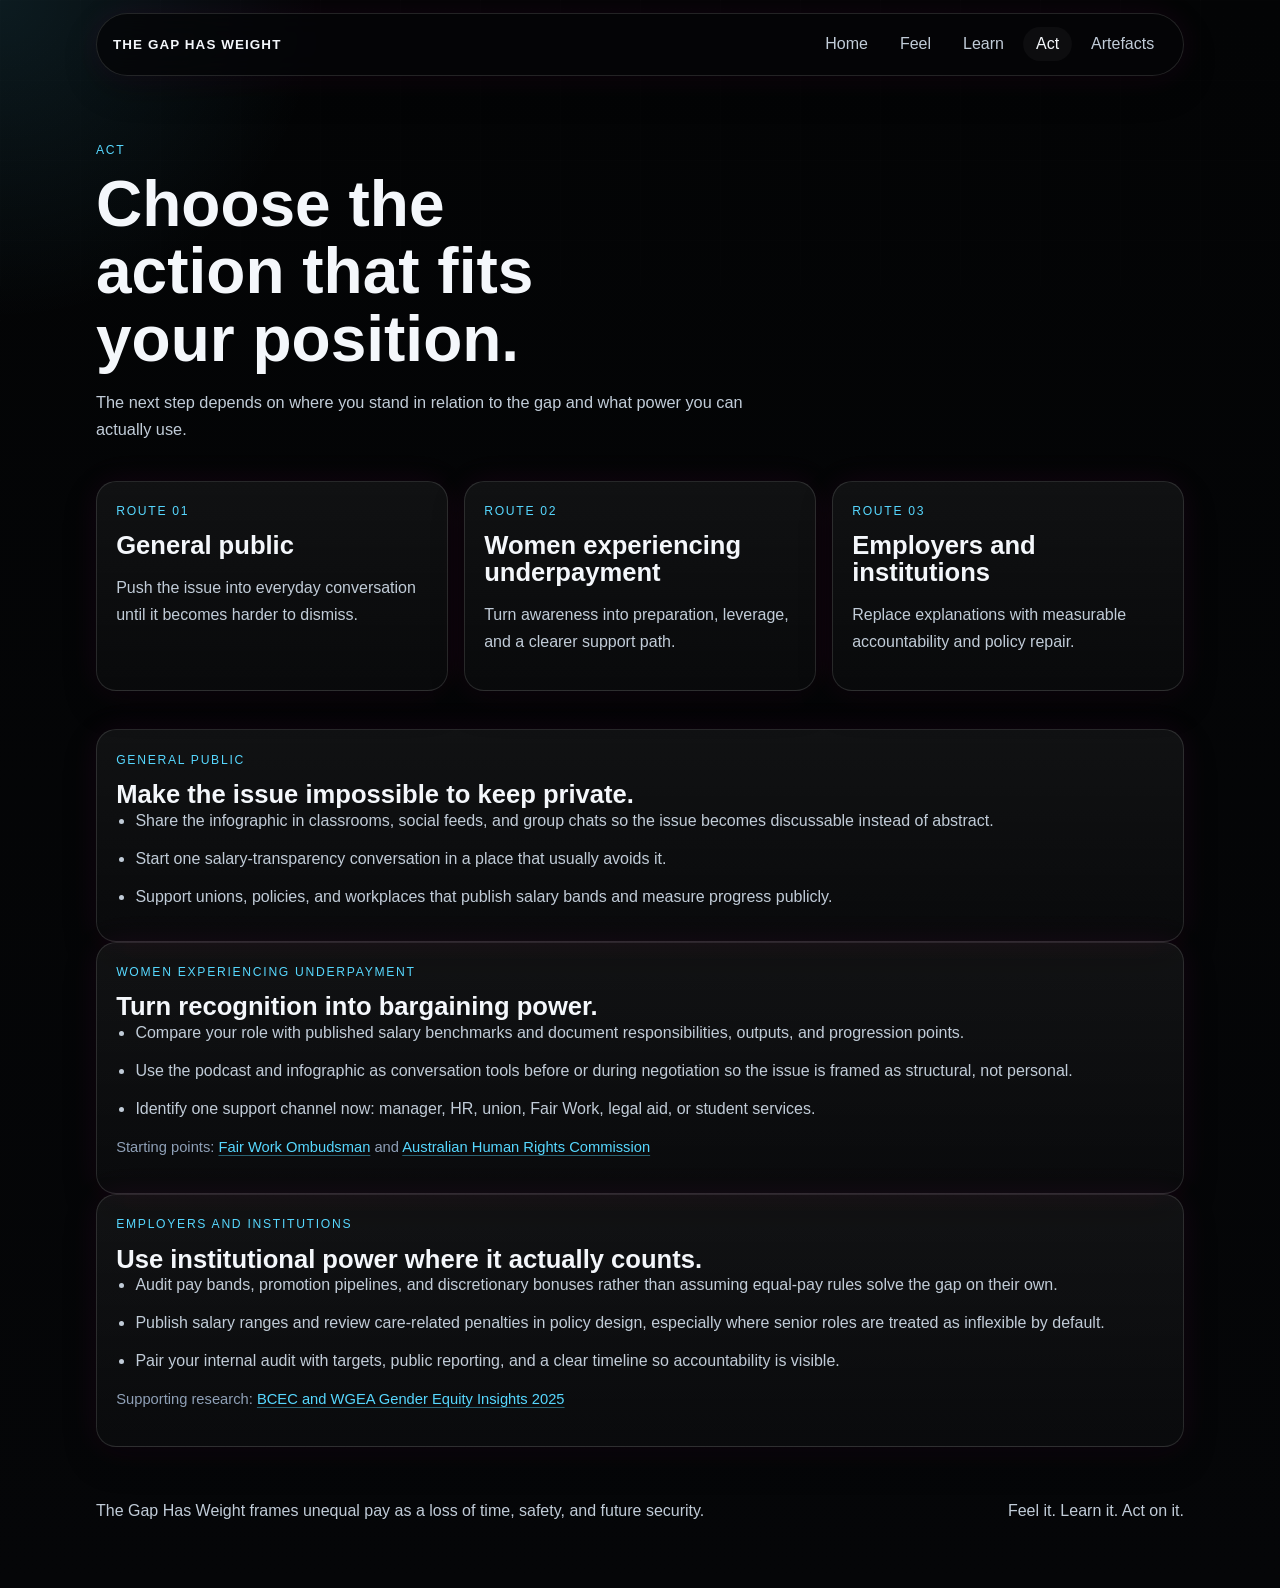
<file: public/act.html>
<!DOCTYPE html>
<html lang="en">
  <head>
    <meta charset="UTF-8" />
    <meta name="viewport" content="width=device-width, initial-scale=1.0" />
    <meta
      name="description"
      content="Find role-based actions for the general public, women experiencing underpayment, and institutions."
    />
    <title>The Gap Has Weight | Act</title>
    <link rel="preconnect" href="https://fonts.googleapis.com" />
    <link rel="preconnect" href="https://fonts.gstatic.com" crossorigin />
    <link
      href="https://fonts.googleapis.com/css2?family=Space+Grotesk:wght@400;500;700&family=Source+Serif+4:opsz,wght@8..60,400;8..60,600&display=swap"
      rel="stylesheet"
    />
    <link rel="stylesheet" href="styles.css" />
    <script src="script.js" defer></script>
  </head>
  <body data-page="act">
    <div class="site-shell">
      <header class="site-header">
        <a class="brand" href="index.html">The Gap Has Weight</a>
        <nav class="site-nav" aria-label="Primary">
          <a data-nav="home" href="index.html">Home</a>
          <a data-nav="feel" href="feel.html">Feel</a>
          <a data-nav="learn" href="learn.html">Learn</a>
          <a data-nav="act" href="act.html">Act</a>
          <a data-nav="artefacts" href="artefacts.html">Artefacts</a>
        </nav>
      </header>

    <main>
      <section class="subpage-hero fade-up">
        <p class="eyebrow">Act</p>
        <h1>Choose the action that fits your position.</h1>
        <p class="intro narrow-copy">
          The next step depends on where you stand in relation to the gap and what power you can actually use.
        </p>
      </section>

      <section class="route-grid section-block fade-up fade-delay-1">
        <a class="panel" href="#public">
          <p class="panel-label">Route 01</p>
          <h3>General public</h3>
          <p>Push the issue into everyday conversation until it becomes harder to dismiss.</p>
        </a>

        <a class="panel" href="#workers">
          <p class="panel-label">Route 02</p>
          <h3>Women experiencing underpayment</h3>
          <p>Turn awareness into preparation, leverage, and a clearer support path.</p>
        </a>

        <a class="panel" href="#institutions">
          <p class="panel-label">Route 03</p>
          <h3>Employers and institutions</h3>
          <p>Replace explanations with measurable accountability and policy repair.</p>
        </a>
      </section>

      <section class="section-stack fade-up fade-delay-2">
        <article id="public" class="panel">
          <p class="panel-label">General public</p>
          <h3>Make the issue impossible to keep private.</h3>
          <ul class="action-list">
            <li>Share the infographic in classrooms, social feeds, and group chats so the issue becomes discussable instead of abstract.</li>
            <li>Start one salary-transparency conversation in a place that usually avoids it.</li>
            <li>Support unions, policies, and workplaces that publish salary bands and measure progress publicly.</li>
          </ul>
        </article>

        <article id="workers" class="panel">
          <p class="panel-label">Women experiencing underpayment</p>
          <h3>Turn recognition into bargaining power.</h3>
          <ul class="action-list">
            <li>Compare your role with published salary benchmarks and document responsibilities, outputs, and progression points.</li>
            <li>Use the podcast and infographic as conversation tools before or during negotiation so the issue is framed as structural, not personal.</li>
            <li>Identify one support channel now: manager, HR, union, Fair Work, legal aid, or student services.</li>
          </ul>
          <p class="source-note">
            Starting points:
            <a href="https://www.fairwork.gov.au/pay-and-wages" target="_blank" rel="noreferrer">Fair Work Ombudsman</a>
            and
            <a href="https://humanrights.gov.au/know-your-rights/rights-of-individuals/workplace-rights" target="_blank" rel="noreferrer">Australian Human Rights Commission</a>
          </p>
        </article>

        <article id="institutions" class="panel">
          <p class="panel-label">Employers and institutions</p>
          <h3>Use institutional power where it actually counts.</h3>
          <ul class="action-list">
            <li>Audit pay bands, promotion pipelines, and discretionary bonuses rather than assuming equal-pay rules solve the gap on their own.</li>
            <li>Publish salary ranges and review care-related penalties in policy design, especially where senior roles are treated as inflexible by default.</li>
            <li>Pair your internal audit with targets, public reporting, and a clear timeline so accountability is visible.</li>
          </ul>
          <p class="source-note">
            Supporting research:
            <a href="https://www.wgea.gov.au/publications/gender-equity-insights-series" target="_blank" rel="noreferrer">BCEC and WGEA Gender Equity Insights 2025</a>
          </p>
        </article>
      </section>
    </main>

      <footer class="site-footer">
        <p>The Gap Has Weight frames unequal pay as a loss of time, safety, and future security.</p>
        <p>Feel it. Learn it. Act on it.</p>
      </footer>
    </div>
    
  </body>
</html>
</file>
<file: public/styles.css>
:root {
  color-scheme: dark;
  --page-bg: #050608;
  --page-surface: #0d1116;
  --page-surface-soft: rgba(255, 255, 255, 0.035);
  --page-border: rgba(255, 255, 255, 0.12);
  --page-text: #f4f7fb;
  --page-text-soft: #c1ccd8;
  --page-text-muted: #8fa0b7;
  --accent: #57d8ff;
  --accent-hot: #f205b9;
  --accent-red: #ff3045;
  --accent-blue: #1b6dff;
  --accent-yellow: #f8c926;
  --accent-orange: #ff7a1a;
  --shadow: 0 14px 32px rgba(0, 0, 0, 0.3), 0 0 32px rgba(242, 5, 185, 0.08);
  --radius-lg: 1.25rem;
  --radius-md: 0.9rem;
  --content-width: min(68rem, calc(100vw - 2rem));
}

* {
  box-sizing: border-box;
}

html {
  scroll-behavior: smooth;
}

body {
  margin: 0;
  min-height: 100vh;
  font-family: "arvo", sans-serif;
  font-size: 1rem;
  color: var(--page-text);
  background:
    radial-gradient(circle at top left, rgba(87, 216, 255, 0.11), transparent 20rem),
    linear-gradient(180deg, #030405 0%, #050608 100%);
}

body::before {
  content: "";
  position: fixed;
  inset: 0;
  pointer-events: none;
  background-image:
    linear-gradient(to right, rgba(255, 255, 255, 0.028) 1px, transparent 1px),
    linear-gradient(to bottom, rgba(255, 255, 255, 0.028) 1px, transparent 1px);
  background-size: 5rem 5rem;
  mask-image: linear-gradient(180deg, rgba(0, 0, 0, 0.35), transparent 82%);
}

img {
  display: block;
  max-width: 100%;
}

a {
  color: inherit;
  text-decoration: none;
}

button,
a,
input,
textarea,
select {
  font: inherit;
}

:focus-visible {
  outline: 2px solid var(--accent);
  outline-offset: 4px;
}

.site-shell {
  width: var(--content-width);
  margin: 0 auto;
  padding-bottom: 3rem;
}

.site-header {
  position: sticky;
  top: 0;
  z-index: 10;
  display: flex;
  align-items: center;
  justify-content: space-between;
  gap: 1rem;
  margin: 0.8rem 0 0;
  padding: 0.85rem 1rem;
  border: 1px solid var(--page-border);
  border-radius: 999px;
  background: rgba(5, 6, 8, 0.82);
  box-shadow: var(--shadow);
  -webkit-backdrop-filter: blur(14px) saturate(115%);
  backdrop-filter: blur(14px) saturate(115%);
}

.brand {
  font-size: 0.84rem;
  font-weight: 700;
  letter-spacing: 0.08em;
  text-transform: uppercase;
}

.site-nav {
  display: flex;
  flex-wrap: wrap;
  gap: 0.4rem;
}

.site-nav a {
  padding: 0.5rem 0.8rem;
  border-radius: 999px;
  color: var(--page-text-soft);
}

.site-nav a:hover,
.site-nav a[aria-current="page"] {
  background: var(--page-surface-soft);
  color: var(--page-text);
}

.page-hero,
.subpage-hero {
  padding-top: 4rem;
}

.visual-hero {
  display: grid;
  grid-template-columns: minmax(0, 0.82fr) minmax(18rem, 1.18fr);
  gap: 1rem;
  align-items: end;
}

.hero-image-panel {
  margin: 0;
  overflow: hidden;
  border: 1px solid var(--page-border);
  border-radius: var(--radius-lg);
  background: rgba(255, 255, 255, 0.035);
  box-shadow: var(--shadow);
}

.hero-image-panel img {
  width: 100%;
  min-height: 16rem;
  object-fit: cover;
}

.page-hero {
  display: grid;
  grid-template-columns: minmax(0, 1.25fr) minmax(18rem, 0.75fr);
  gap: 1rem;
  align-items: start;
}

.home-hero {
  grid-template-columns: minmax(0, 0.85fr) minmax(20rem, 1.15fr);
  align-items: end;
}

.home-hero-art img {
  width: 100%;
  min-height: 18rem;
  object-fit: cover;
}

.home-proof-grid {
  align-items: stretch;
}

.eyebrow,
.panel-label,
.card-index {
  margin: 0 0 0.7rem;
  color: var(--accent);
  font-size: 0.76rem;
  font-weight: 500;
  letter-spacing: 0.14em;
  text-transform: uppercase;
}

h1,
h2,
h3 {
  margin: 0;
  line-height: 1.05;
}

h1 {
  max-width: 13ch;
  font-size: clamp(2.4rem, 5vw, 4.3rem);
}

h2 {
  max-width: 16ch;
  font-size: clamp(1.7rem, 3vw, 2.6rem);
}

h3 {
  font-size: clamp(1.15rem, 2vw, 1.6rem);
}

p,
li {
  color: var(--page-text-soft);
  line-height: 1.65;
}

.intro {
  max-width: 38rem;
  margin: 1rem 0 0;
  font-size: 1.02rem;
}

.narrow-copy {
  max-width: 42rem;
}

.button-row {
  display: flex;
  flex-wrap: wrap;
  gap: 0.75rem;
  margin-top: 1.35rem;
}

.button {
  display: inline-flex;
  align-items: center;
  justify-content: center;
  min-height: 2.9rem;
  padding: 0.7rem 1.05rem;
  border: 1px solid transparent;
  border-radius: 999px;
}

.button-primary {
  background: linear-gradient(135deg, rgba(124, 140, 255, 0.92), rgba(87, 216, 255, 0.88));
  color: #041018;
  font-weight: 700;
}

.button-secondary {
  border-color: var(--page-border);
  background: rgba(255, 255, 255, 0.03);
}

.panel {
  padding: 1.2rem;
  border: 1px solid var(--page-border);
  border-radius: var(--radius-lg);
  background: linear-gradient(180deg, rgba(255, 255, 255, 0.055), rgba(255, 255, 255, 0.025));
  box-shadow: var(--shadow);
  -webkit-backdrop-filter: blur(14px) saturate(115%);
  backdrop-filter: blur(14px) saturate(115%);
}

.summary-image {
  width: 100%;
  margin-bottom: 1rem;
  border: 1px solid rgba(255, 255, 255, 0.08);
  border-radius: var(--radius-md);
}

.summary-figure {
  margin: 0 0 0.7rem;
  color: var(--page-text);
  font-size: clamp(2rem, 5vw, 3rem);
  font-weight: 700;
  line-height: 0.95;
}

.source-note,
.note {
  margin-top: 0.8rem;
  color: var(--page-text-muted);
  font-size: 0.92rem;
}

.source-note a,
.references-list a,
.text-link {
  color: var(--accent);
  text-decoration: underline;
  text-decoration-color: rgba(87, 216, 255, 0.42);
  text-underline-offset: 0.18em;
  overflow-wrap: anywhere;
}

.section-block,
.section-stack {
  padding-top: 2.4rem;
}

.section-heading {
  display: flex;
  align-items: end;
  justify-content: space-between;
  gap: 1rem;
  margin-bottom: 1.2rem;
}

.route-grid,
.compact-grid,
.content-grid,
.stat-grid,
.artifact-grid {
  display: grid;
  gap: 1rem;
}

.route-grid > *,
.compact-grid > *,
.content-grid > *,
.stat-grid > *,
.artifact-grid > *,
.evidence-grid > * {
  min-width: 0;
}

.route-grid {
  grid-template-columns: repeat(3, minmax(0, 1fr));
}

.compact-grid,
.content-grid,
.stat-grid,
.artifact-grid {
  grid-template-columns: repeat(2, minmax(0, 1fr));
}

.media-panel {
  display: grid;
  gap: 1rem;
}

.media-panel img {
  width: 100%;
  border-radius: var(--radius-md);
  border: 1px solid rgba(255, 255, 255, 0.08);
}

.metric-card {
  display: flex;
  flex-direction: column;
}

.metric-card .source-note {
  margin-top: auto;
}

.gauge-visual {
  position: relative;
  width: min(100%, 19rem);
  aspect-ratio: 2 / 1;
  margin: 0.2rem 0 1.2rem;
  overflow: hidden;
  border-radius: 20rem 20rem 0 0;
  background:
    conic-gradient(
      from 270deg at 50% 100%,
      var(--accent-blue) 0deg 42deg,
      var(--accent-hot) 42deg 180deg,
      transparent 180deg
    );
}

.gauge-visual::after {
  content: "";
  position: absolute;
  inset: 30% 12% 0;
  border: 1px solid rgba(255, 255, 255, 0.1);
  border-bottom: 0;
  border-radius: 20rem 20rem 0 0;
  background: #050608;
}

.gauge-value {
  position: absolute;
  right: 8%;
  bottom: 0.04em;
  z-index: 1;
  color: var(--accent-red);
  font-size: clamp(2.6rem, 7vw, 4.8rem);
  font-weight: 700;
  line-height: 0.9;
  text-shadow: 0 0 18px rgba(255, 48, 69, 0.28);
}

.split-bars {
  display: grid;
  gap: 1rem;
  margin: 0.2rem 0 1.1rem;
}

.split-row {
  display: grid;
  gap: 0.45rem;
}

.split-copy {
  display: flex;
  align-items: baseline;
  justify-content: space-between;
  gap: 1rem;
}

.split-copy strong {
  color: var(--page-text);
  font-size: 1.18rem;
}

.split-copy span {
  color: var(--accent-hot);
  font-weight: 700;
}

.bar-track {
  display: flex;
  height: 3.1rem;
  overflow: hidden;
  border: 1px solid rgba(255, 255, 255, 0.16);
  border-radius: 999px;
  background: rgba(255, 255, 255, 0.055);
}

.bar-track span {
  display: grid;
  min-width: 3.6rem;
  place-items: center;
  color: #fff;
  font-weight: 700;
}

.bar-fill {
  background: linear-gradient(135deg, var(--accent-hot), #ff4fd3);
}

.bar-rest {
  flex: 1;
  background: linear-gradient(135deg, var(--accent-blue), #229dff);
}

.share-41 {
  flex-basis: 41%;
}

.share-73 {
  flex-basis: 73%;
}

.evidence-grid {
  display: grid;
  grid-template-columns: minmax(0, 0.95fr) minmax(0, 1.05fr);
  gap: 1rem;
}

.table-panel,
.chart-panel {
  overflow: hidden;
}

.table-wrap {
  margin-top: 1rem;
  overflow-x: auto;
}

.state-table {
  width: 100%;
  border-collapse: collapse;
  color: var(--page-text);
  font-size: 0.88rem;
  table-layout: fixed;
}

.state-table th,
.state-table td {
  padding: 0.68rem 0.72rem;
  border: 1px solid rgba(255, 255, 255, 0.14);
  text-align: left;
}

.state-table th:nth-child(1) {
  width: 18%;
}

.state-table th:nth-child(2) {
  width: 18%;
}

.state-table th:nth-child(3) {
  width: 34%;
}

.state-table th:nth-child(4) {
  width: 30%;
}

.state-table thead th {
  color: #fff;
  background: linear-gradient(135deg, rgba(242, 5, 185, 0.96), rgba(255, 48, 69, 0.78));
}

.state-table tbody th {
  color: var(--page-text);
}

.state-table tbody td {
  color: var(--page-text-soft);
}

.state-table .row-accent td:nth-child(2) {
  color: var(--accent-red);
  font-weight: 700;
}

.trend-chart {
  width: 100%;
  margin-top: 1rem;
  overflow: visible;
}

.chart-grid line {
  stroke: rgba(255, 255, 255, 0.14);
  stroke-width: 1;
}

.chart-axis text,
.chart-legend text {
  fill: var(--page-text-soft);
  font-size: 0.72rem;
}

.chart-labels text {
  fill: var(--page-text);
  font-size: 0.86rem;
  font-weight: 700;
}

.trend-line {
  fill: none;
  stroke-linecap: round;
  stroke-linejoin: round;
  stroke-width: 5;
}

.trend-yellow {
  stroke: var(--accent-yellow);
}

.trend-blue {
  stroke: var(--accent-blue);
}

.trend-orange {
  stroke: var(--accent-orange);
}

.legend-yellow {
  fill: var(--accent-yellow);
}

.legend-blue {
  fill: var(--accent-blue);
}

.legend-orange {
  fill: var(--accent-orange);
}

.asset-grid {
  display: grid;
  grid-template-columns: repeat(4, minmax(0, 1fr));
  gap: 1rem;
}

.asset-frame {
  display: grid;
  gap: 0.7rem;
  margin: 0;
  padding: 0.7rem;
  border: 1px solid var(--page-border);
  border-radius: var(--radius-md);
  background: rgba(255, 255, 255, 0.035);
}

.asset-frame img {
  width: 100%;
  aspect-ratio: 1.16;
  object-fit: contain;
  border: 1px solid rgba(255, 255, 255, 0.1);
  border-radius: 0.65rem;
  background: #050608;
}

.asset-frame figcaption {
  color: var(--page-text-soft);
  font-size: 0.84rem;
  font-weight: 700;
  letter-spacing: 0.08em;
  text-transform: uppercase;
}

.artifact-mosaic {
  display: grid;
  grid-template-columns: repeat(2, minmax(0, 1fr));
  gap: 0.55rem;
}

.artifact-mosaic img {
  width: 100%;
  aspect-ratio: 1.1;
  object-fit: contain;
  border-radius: 0.65rem;
  background: #050608;
}

.dark-chart-image {
  background: #fff !important;
  filter: invert(1) hue-rotate(180deg) saturate(1.1) contrast(1.04) brightness(0.92);
}

.serif-quote {
  margin: 0 0 0.8rem;
  color: var(--page-text);
  font-family: "Source Serif 4", serif;
  font-size: 1.25rem;
  line-height: 1.55;
}

.action-list,
.references-list {
  margin: 0;
  padding-left: 1.2rem;
}

.action-list li,
.references-list li {
  margin-bottom: 0.72rem;
}

.site-footer {
  display: flex;
  flex-wrap: wrap;
  justify-content: space-between;
  gap: 1rem;
  padding-top: 2.2rem;
}

@supports not ((-webkit-backdrop-filter: blur(1px)) or (backdrop-filter: blur(1px))) {
  .site-header,
  .panel {
    background: var(--page-surface);
  }
}

@media (max-width: 64rem) {
  .page-hero,
  .visual-hero,
  .evidence-grid,
  .route-grid,
  .compact-grid,
  .content-grid,
  .stat-grid,
  .artifact-grid {
    grid-template-columns: 1fr;
  }

  .asset-grid {
    grid-template-columns: repeat(2, minmax(0, 1fr));
  }

  .site-header,
  .section-heading,
  .site-footer {
    flex-direction: column;
    align-items: start;
  }
}

@media (max-width: 42rem) {
  .site-shell {
    width: min(100vw - 1rem, 100%);
  }

  .site-header {
    border-radius: 1.3rem;
  }

  h1 {
    font-size: clamp(2rem, 11vw, 3rem);
  }

  h2 {
    font-size: clamp(1.55rem, 8vw, 2.2rem);
  }

  .asset-grid {
    grid-template-columns: 1fr;
  }

  .gauge-value {
    font-size: clamp(2.3rem, 15vw, 4rem);
  }

  .bar-track {
    height: 2.7rem;
  }

  .hero-image-panel img {
    min-height: 0;
    aspect-ratio: 1265 / 492;
    object-fit: contain;
  }

  .state-table {
    font-size: 0.76rem;
  }

  .state-table th,
  .state-table td {
    padding: 0.55rem 0.5rem;
  }
}

@media (prefers-reduced-motion: reduce) {
  html {
    scroll-behavior: auto;
  }

  *,
  *::before,
  *::after {
    transition: none !important;
    animation: none !important;
  }
}

.fade-up {
  opacity: 0;
  transform: translateY(40px);
  animation: fadeUp 0.9s ease forwards;
}

.fade-delay-1 {
  animation-delay: 0.1s;
}

.fade-delay-2 {
  animation-delay: 0.2s;
}

.fade-delay-3 {
  animation-delay: 0.3s;
}

.fade-delay-4 {
  animation-delay: 0.4s;
}

.fade-delay-5 {
  animation-delay: 0.5s;
}

@keyframes fadeUp {
  to {
    opacity: 1;
    transform: translateY(0);
  }
}
</file>
